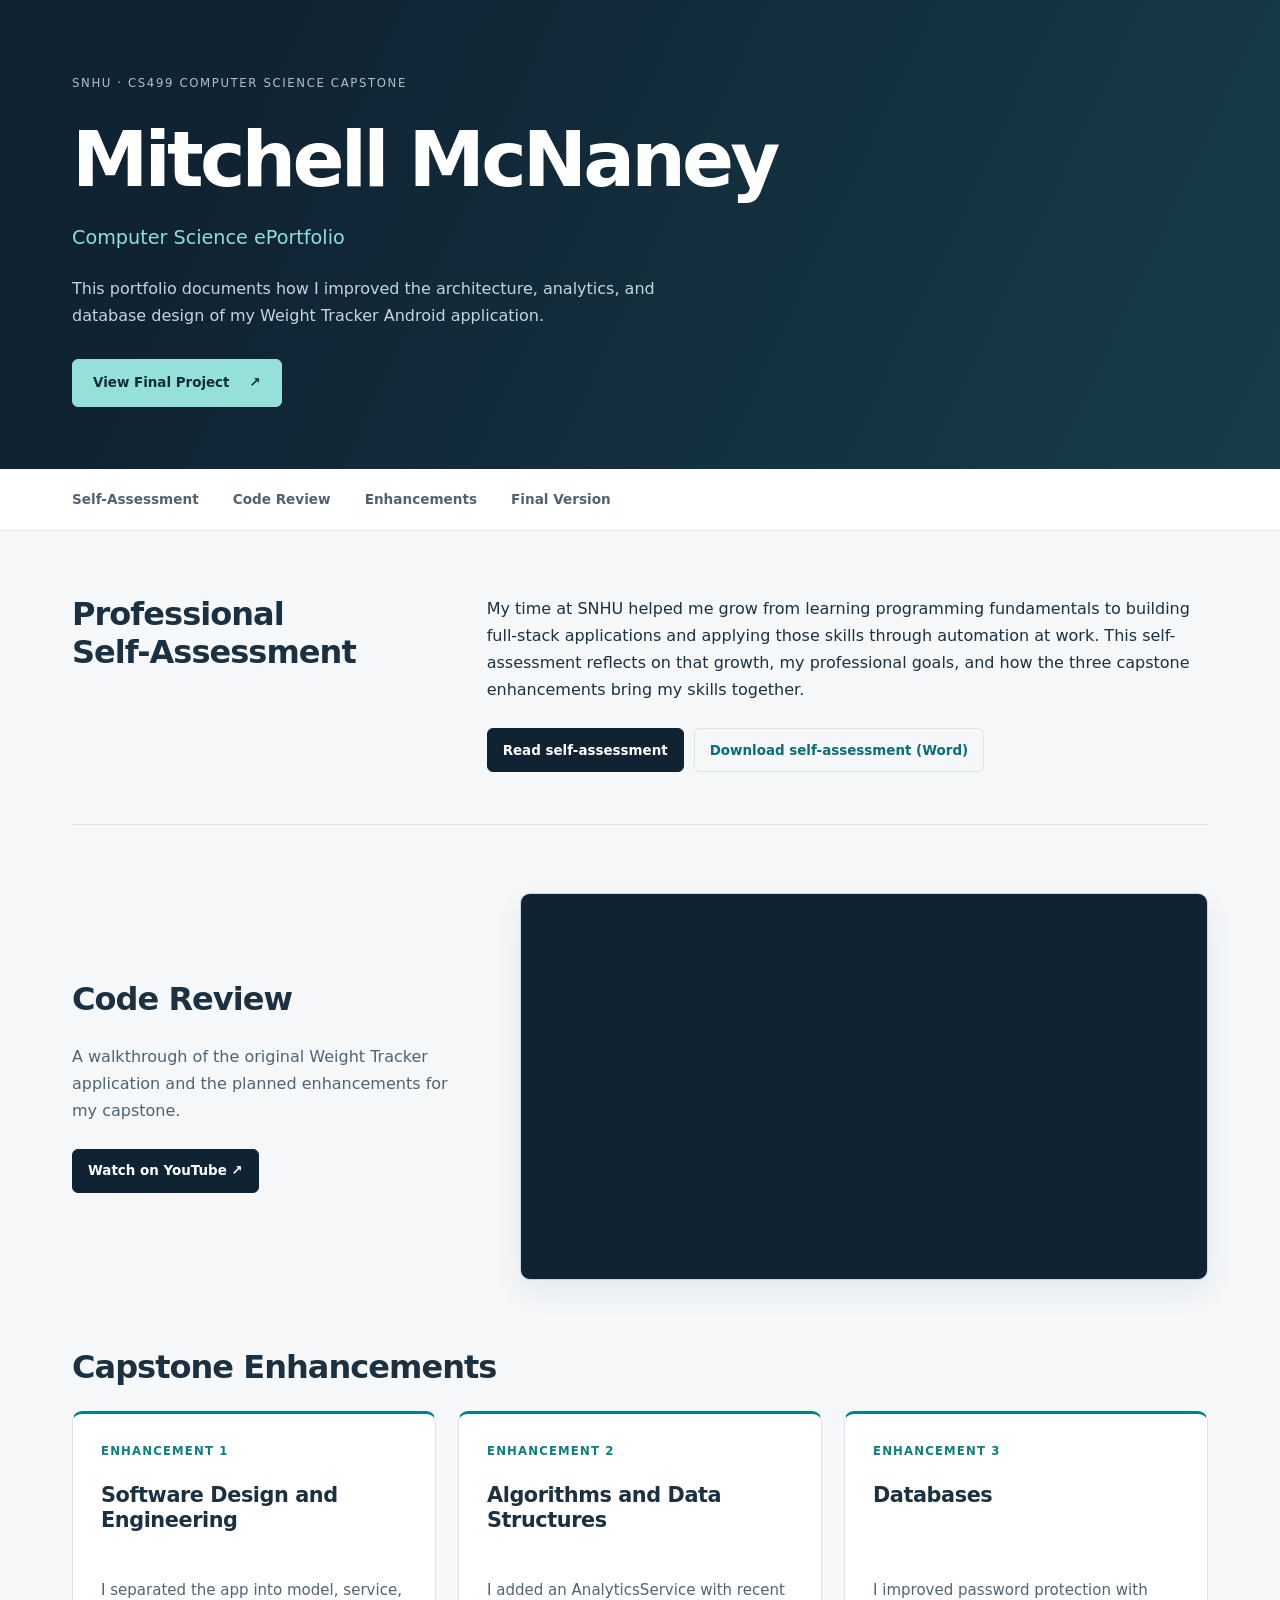
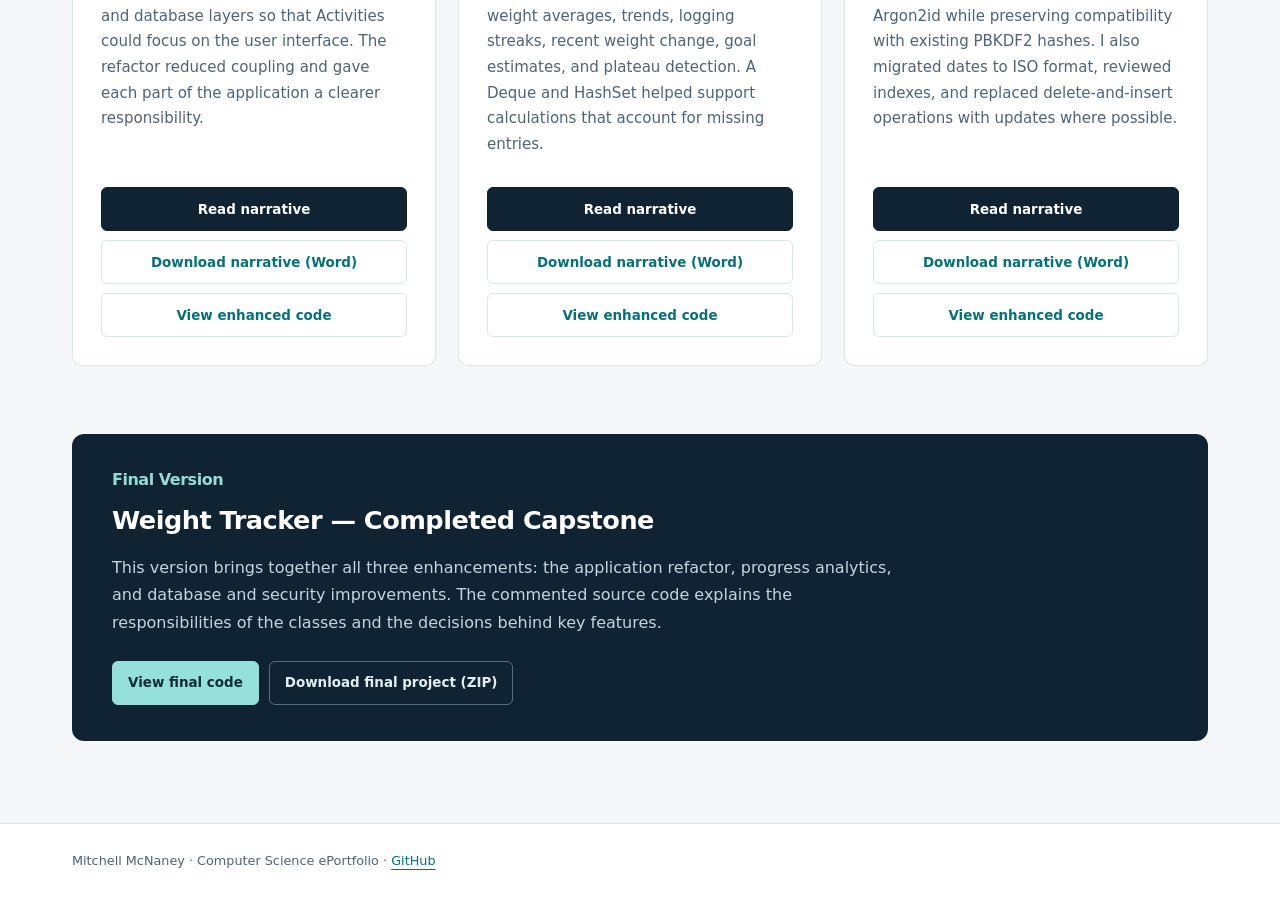
<file: index.html>
<!DOCTYPE html>
<html lang="en">
<head><meta charset="UTF-8"><meta name="viewport" content="width=device-width, initial-scale=1"><meta name="description" content="Mitchell McNaney’s CS499 computer science ePortfolio featuring enhancements to a Java and SQLite Android Weight Tracker application."><title>Computer Science ePortfolio | Mitchell McNaney</title><link rel="stylesheet" href="styles.css">
</head>
<body><a class="skip-link" href="#main-content">Skip to content</a>
<header><div class="wrap"><div class="eyebrow">SNHU · CS499 Computer Science Capstone</div>
<h1>Mitchell McNaney</h1>
<p class="lead">Computer Science ePortfolio</p>
<p class="lead">This portfolio documents how I improved the architecture, analytics, and database design of my Weight Tracker Android application.</p><a class="button hero-button" href="#final-version">View Final Project <span aria-hidden="true">↗</span></a></div>
</header>
<nav aria-label="Portfolio navigation"><div class="wrap"><a href="#self-assessment">Self-Assessment</a><a href="#code-review">Code Review</a><a href="#enhancements">Enhancements</a><a href="#final-version">Final Version</a></div>
</nav>
<main class="wrap" id="main-content">
<section id="self-assessment">
<h2>Professional <br>Self-Assessment</h2><div class="assessment-copy">
<p>My time at SNHU helped me grow from learning programming fundamentals to building full-stack applications and applying those skills through automation at work. This self-assessment reflects on that growth, my professional goals, and how the three capstone enhancements bring my skills together.</p><div class="links"><a href="narratives/self-assessment.html">Read self-assessment</a><a href="documents/self-assessment.docx" download>Download self-assessment (Word)</a></div></div>
</section>
<section id="code-review" class="review-layout"><div class="review-copy">
<h2>Code Review</h2>
<p>A walkthrough of the original Weight Tracker application and the planned enhancements for my capstone.</p><div class="links"><a href="https://youtu.be/suBpvP653HQ">Watch on YouTube ↗</a></div></div><div class="video-frame"><iframe src="https://www.youtube-nocookie.com/embed/suBpvP653HQ" title="Mitchell McNaney — Weight Tracker Capstone Code Review" loading="lazy" allow="accelerometer; autoplay; clipboard-write; encrypted-media; gyroscope; picture-in-picture; web-share" referrerpolicy="strict-origin-when-cross-origin" allowfullscreen></iframe></div>
</section>
<section id="enhancements">
<h2>Capstone Enhancements</h2><div class="cards">
<article class="card" id="software-design"><div class="number">Enhancement 1</div>
<h3>Software Design and Engineering</h3>
<p>I separated the app into model, service, and database layers so that Activities could focus on the user interface. The refactor reduced coupling and gave each part of the application a clearer responsibility.</p><div class="links"><a href="narratives/software-design.html">Read narrative</a><a href="documents/enhancement-one.docx" download>Download narrative (Word)</a><a href="https://github.com/vikings298/CS-360-Weight-Tracker-App/tree/enhancements/artifact-one">View enhanced code</a></div>
</article>
<article class="card" id="algorithms"><div class="number">Enhancement 2</div>
<h3>Algorithms and Data Structures</h3>
<p>I added an AnalyticsService with recent weight averages, trends, logging streaks, recent weight change, goal estimates, and plateau detection. A Deque and HashSet helped support calculations that account for missing entries.</p><div class="links"><a href="narratives/algorithms.html">Read narrative</a><a href="documents/enhancement-two.docx" download>Download narrative (Word)</a><a href="https://github.com/vikings298/CS-360-Weight-Tracker-App/tree/enhancements/artifact-two">View enhanced code</a></div>
</article>
<article class="card" id="databases"><div class="number">Enhancement 3</div>
<h3>Databases</h3>
<p>I improved password protection with Argon2id while preserving compatibility with existing PBKDF2 hashes. I also migrated dates to ISO format, reviewed indexes, and replaced delete-and-insert operations with updates where possible.</p><div class="links"><a href="narratives/databases.html">Read narrative</a><a href="documents/enhancement-three.docx" download>Download narrative (Word)</a><a href="https://github.com/vikings298/CS-360-Weight-Tracker-App/tree/enhancements/artifact-three">View enhanced code</a></div>
</article></div>
</section>
<section id="final-version">
<h2>Final Version</h2>
<article class="card">
<h3>Weight Tracker — Completed Capstone</h3>
<p>This version brings together all three enhancements: the application refactor, progress analytics, and database and security improvements. The commented source code explains the responsibilities of the classes and the decisions behind key features.</p><div class="links"><a href="https://github.com/vikings298/CS-360-Weight-Tracker-App/tree/enhancements/final">View final code</a><a href="https://github.com/vikings298/CS-360-Weight-Tracker-App/archive/refs/heads/enhancements/final.zip">Download final project (ZIP)</a></div>
</article>
</section>
</main>
<footer><div class="wrap">Mitchell McNaney · Computer Science ePortfolio · <a href="https://github.com/vikings298">GitHub</a></div>
</footer>
</body></html>
</file>
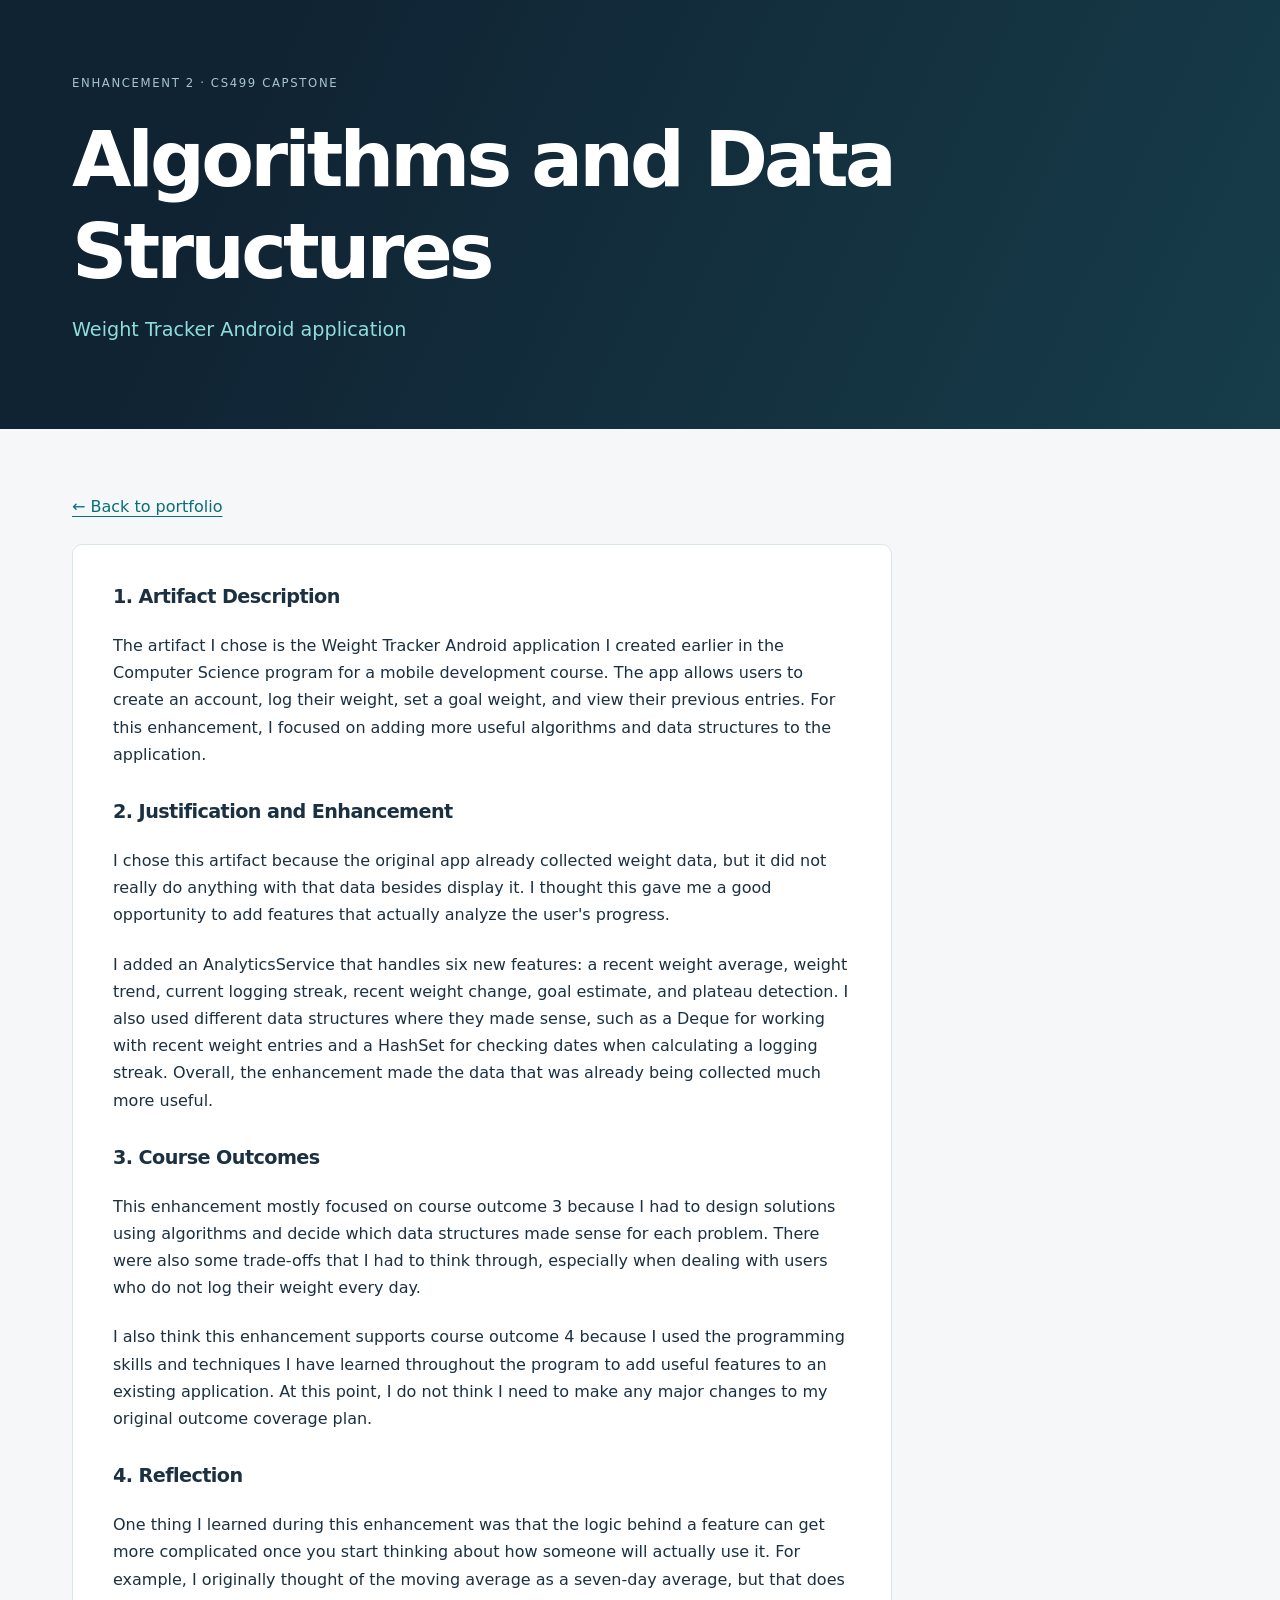
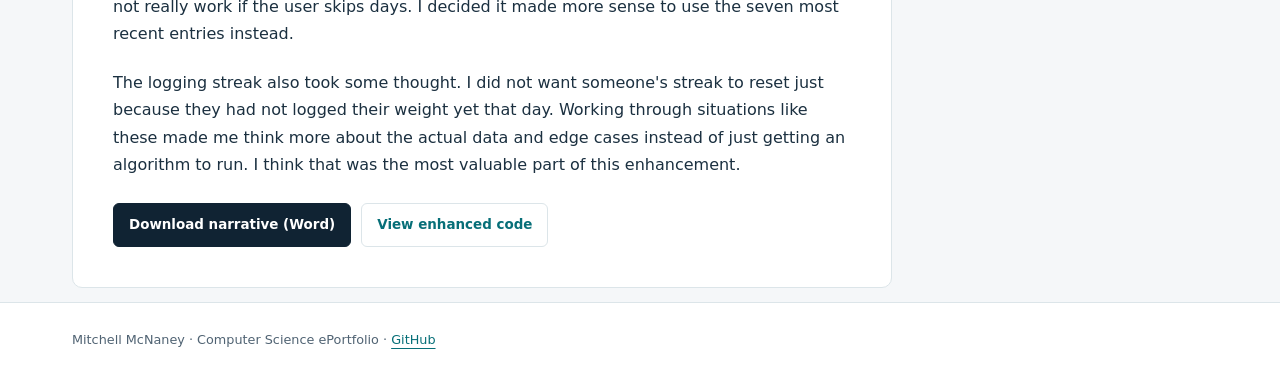
<file: narratives/algorithms.html>
<!DOCTYPE html>
<html lang="en"><head><meta charset="UTF-8"><meta name="viewport" content="width=device-width, initial-scale=1"><meta name="description" content="Mitchell McNaney’s CS499 computer science ePortfolio featuring enhancements to a Java and SQLite Android Weight Tracker application."><title>Algorithms and Data Structures Narrative | Mitchell McNaney</title><link rel="stylesheet" href="../styles.css"></head><body><header><div class="wrap"><div class="eyebrow">Enhancement 2 · CS499 Capstone</div><h1>Algorithms and Data Structures</h1><p class="lead">Weight Tracker Android application</p></div></header><main class="wrap"><a class="back" href="../index.html#algorithms">← Back to portfolio</a><article class="narrative" aria-label="Enhancement narrative"><h2>1. Artifact Description</h2><p>The artifact I chose is the Weight Tracker Android application I created earlier in the Computer Science program for a mobile development course. The app allows users to create an account, log their weight, set a goal weight, and view their previous entries. For this enhancement, I focused on adding more useful algorithms and data structures to the application.</p><h2>2. Justification and Enhancement</h2><p>I chose this artifact because the original app already collected weight data, but it did not really do anything with that data besides display it. I thought this gave me a good opportunity to add features that actually analyze the user&#x27;s progress.</p><p>I added an AnalyticsService that handles six new features: a recent weight average, weight trend, current logging streak, recent weight change, goal estimate, and plateau detection. I also used different data structures where they made sense, such as a Deque for working with recent weight entries and a HashSet for checking dates when calculating a logging streak. Overall, the enhancement made the data that was already being collected much more useful.</p><h2>3. Course Outcomes</h2><p>This enhancement mostly focused on course outcome 3 because I had to design solutions using algorithms and decide which data structures made sense for each problem. There were also some trade-offs that I had to think through, especially when dealing with users who do not log their weight every day.</p><p>I also think this enhancement supports course outcome 4 because I used the programming skills and techniques I have learned throughout the program to add useful features to an existing application. At this point, I do not think I need to make any major changes to my original outcome coverage plan.</p><h2>4. Reflection</h2><p>One thing I learned during this enhancement was that the logic behind a feature can get more complicated once you start thinking about how someone will actually use it. For example, I originally thought of the moving average as a seven-day average, but that does not really work if the user skips days. I decided it made more sense to use the seven most recent entries instead.</p><p>The logging streak also took some thought. I did not want someone&#x27;s streak to reset just because they had not logged their weight yet that day. Working through situations like these made me think more about the actual data and edge cases instead of just getting an algorithm to run. I think that was the most valuable part of this enhancement.</p><div class="links"><a href="../documents/enhancement-two.docx" download>Download narrative (Word)</a><a href="https://github.com/vikings298/CS-360-Weight-Tracker-App/tree/enhancements/artifact-two">View enhanced code</a></div></article></main><footer><div class="wrap">Mitchell McNaney · Computer Science ePortfolio · <a href="https://github.com/vikings298">GitHub</a></div></footer></body></html>
</file>
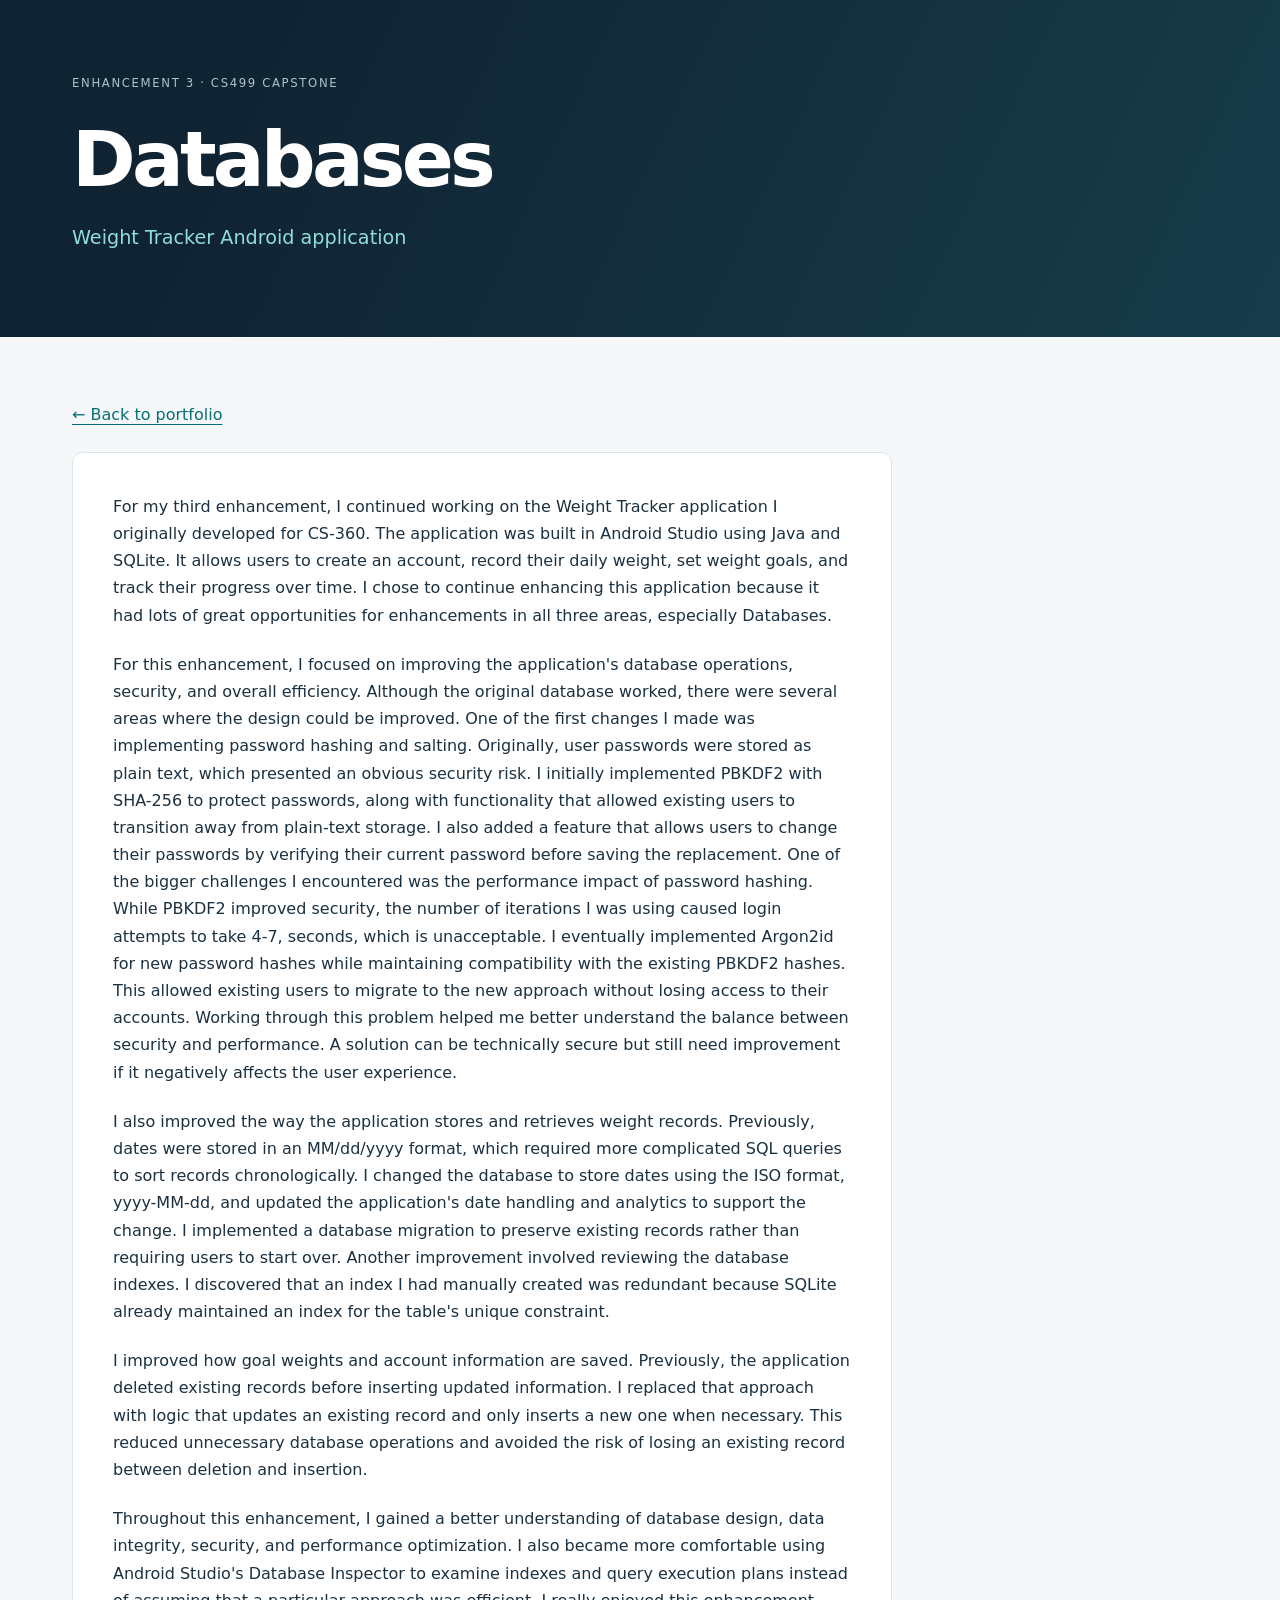
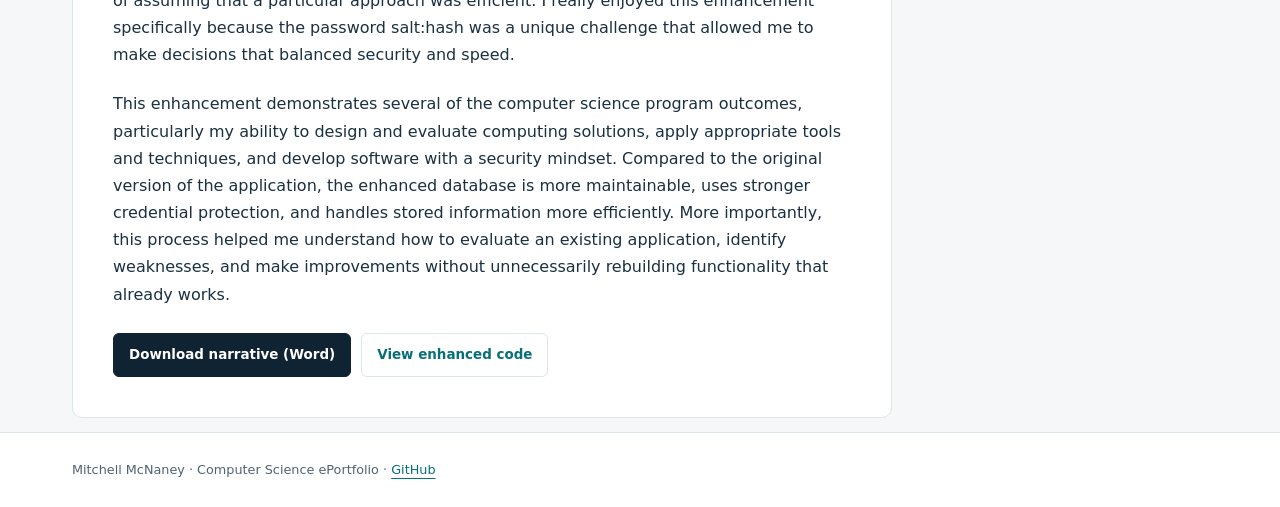
<file: narratives/databases.html>
<!DOCTYPE html>
<html lang="en"><head><meta charset="UTF-8"><meta name="viewport" content="width=device-width, initial-scale=1"><meta name="description" content="Mitchell McNaney’s CS499 computer science ePortfolio featuring enhancements to a Java and SQLite Android Weight Tracker application."><title>Databases Narrative | Mitchell McNaney</title><link rel="stylesheet" href="../styles.css"></head><body><header><div class="wrap"><div class="eyebrow">Enhancement 3 · CS499 Capstone</div><h1>Databases</h1><p class="lead">Weight Tracker Android application</p></div></header><main class="wrap"><a class="back" href="../index.html#databases">← Back to portfolio</a><article class="narrative" aria-label="Enhancement narrative"><p>For my third enhancement, I continued working on the Weight Tracker application I originally developed for CS-360. The application was built in Android Studio using Java and SQLite. It allows users to create an account, record their daily weight, set weight goals, and track their progress over time. I chose to continue enhancing this application because it had lots of great opportunities for enhancements in all three areas, especially Databases. </p><p>For this enhancement, I focused on improving the application&#x27;s database operations, security, and overall efficiency. Although the original database worked, there were several areas where the design could be improved. One of the first changes I made was implementing password hashing and salting. Originally, user passwords were stored as plain text, which presented an obvious security risk. I initially implemented PBKDF2 with SHA-256 to protect passwords, along with functionality that allowed existing users to transition away from plain-text storage. I also added a feature that allows users to change their passwords by verifying their current password before saving the replacement. One of the bigger challenges I encountered was the performance impact of password hashing. While PBKDF2 improved security, the number of iterations I was using caused login attempts to take 4-7, seconds, which is unacceptable. I eventually implemented Argon2id for new password hashes while maintaining compatibility with the existing PBKDF2 hashes. This allowed existing users to migrate to the new approach without losing access to their accounts. Working through this problem helped me better understand the balance between security and performance. A solution can be technically secure but still need improvement if it negatively affects the user experience.</p><p>I also improved the way the application stores and retrieves weight records. Previously, dates were stored in an MM/dd/yyyy format, which required more complicated SQL queries to sort records chronologically. I changed the database to store dates using the ISO format, yyyy-MM-dd, and updated the application&#x27;s date handling and analytics to support the change. I implemented a database migration to preserve existing records rather than requiring users to start over. Another improvement involved reviewing the database indexes. I discovered that an index I had manually created was redundant because SQLite already maintained an index for the table&#x27;s unique constraint. </p><p>I improved how goal weights and account information are saved. Previously, the application deleted existing records before inserting updated information. I replaced that approach with logic that updates an existing record and only inserts a new one when necessary. This reduced unnecessary database operations and avoided the risk of losing an existing record between deletion and insertion.</p><p>Throughout this enhancement, I gained a better understanding of database design, data integrity, security, and performance optimization. I also became more comfortable using Android Studio&#x27;s Database Inspector to examine indexes and query execution plans instead of assuming that a particular approach was efficient. I really enjoyed this enhancement specifically because the password salt:hash was a unique challenge that allowed me to make decisions that balanced security and speed. </p><p>This enhancement demonstrates several of the computer science program outcomes, particularly my ability to design and evaluate computing solutions, apply appropriate tools and techniques, and develop software with a security mindset. Compared to the original version of the application, the enhanced database is more maintainable, uses stronger credential protection, and handles stored information more efficiently. More importantly, this process helped me understand how to evaluate an existing application, identify weaknesses, and make improvements without unnecessarily rebuilding functionality that already works.</p><div class="links"><a href="../documents/enhancement-three.docx" download>Download narrative (Word)</a><a href="https://github.com/vikings298/CS-360-Weight-Tracker-App/tree/enhancements/artifact-three">View enhanced code</a></div></article></main><footer><div class="wrap">Mitchell McNaney · Computer Science ePortfolio · <a href="https://github.com/vikings298">GitHub</a></div></footer></body></html>
</file>
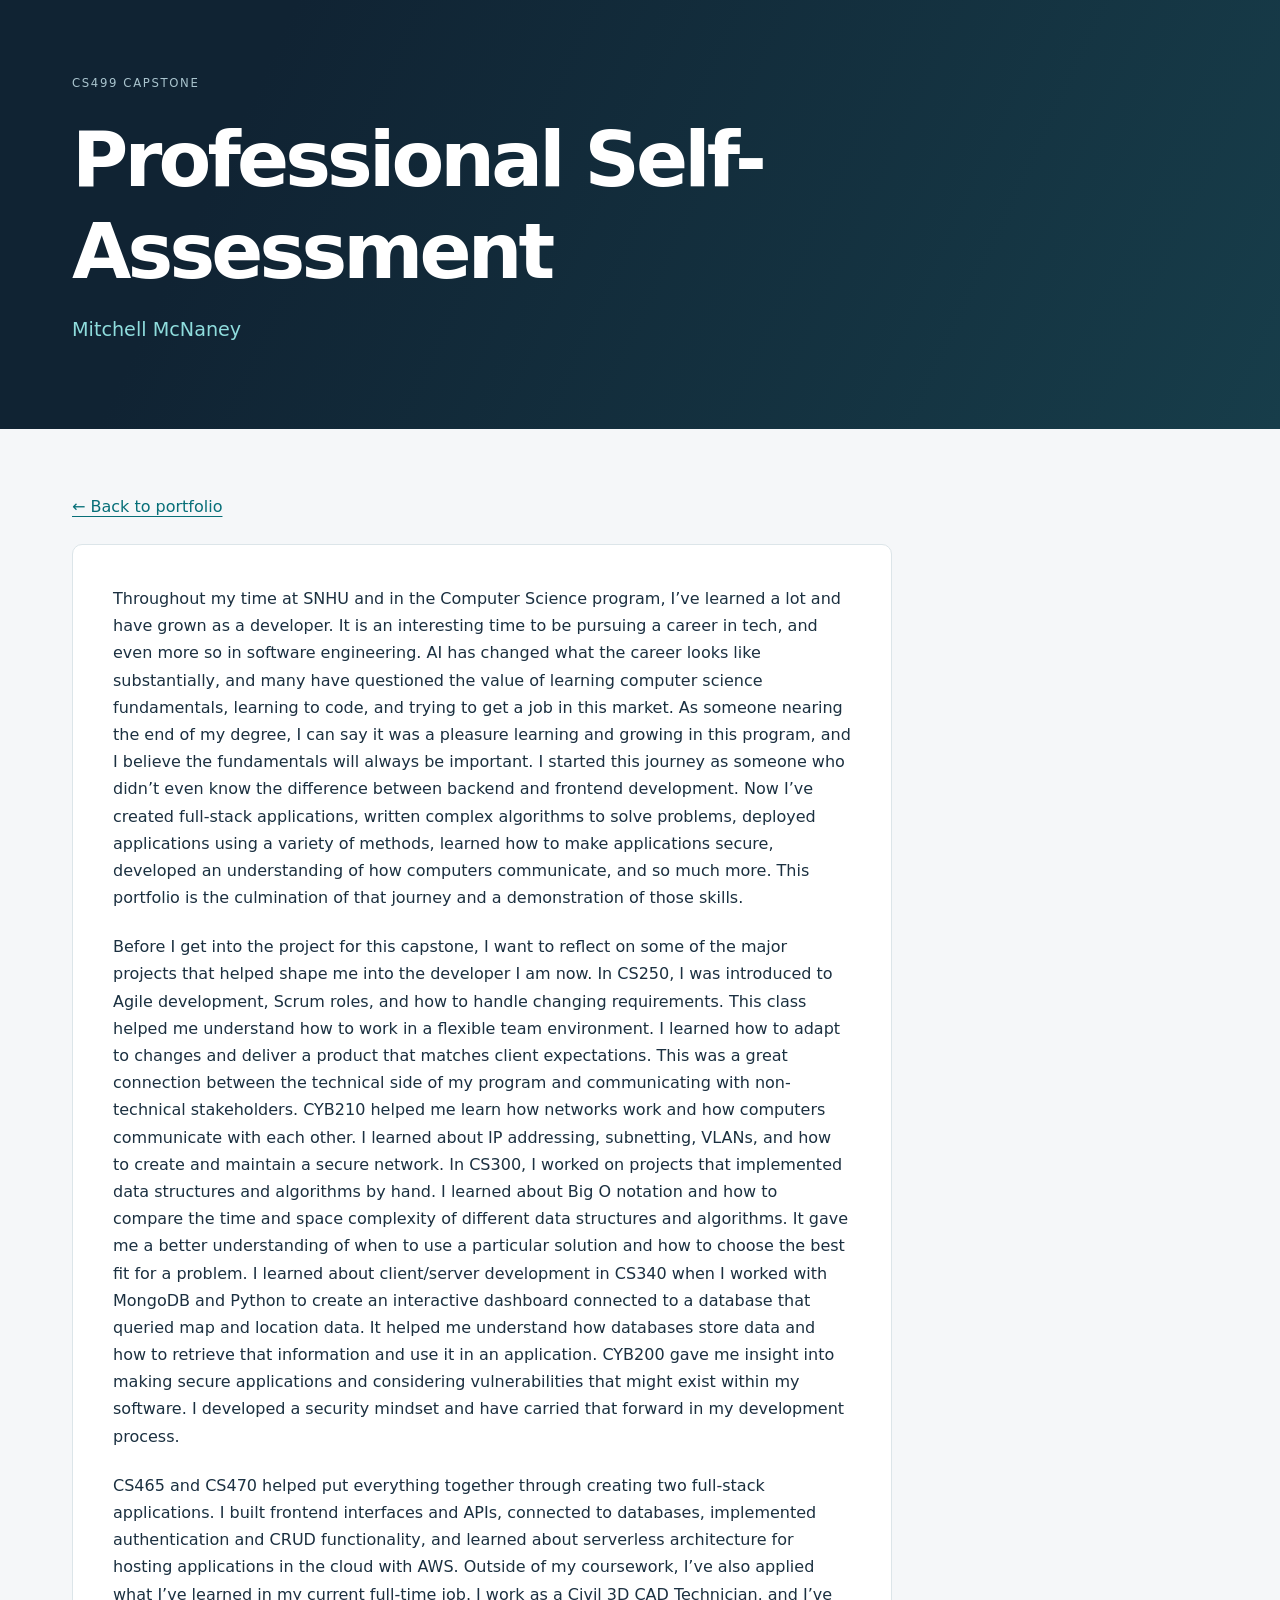
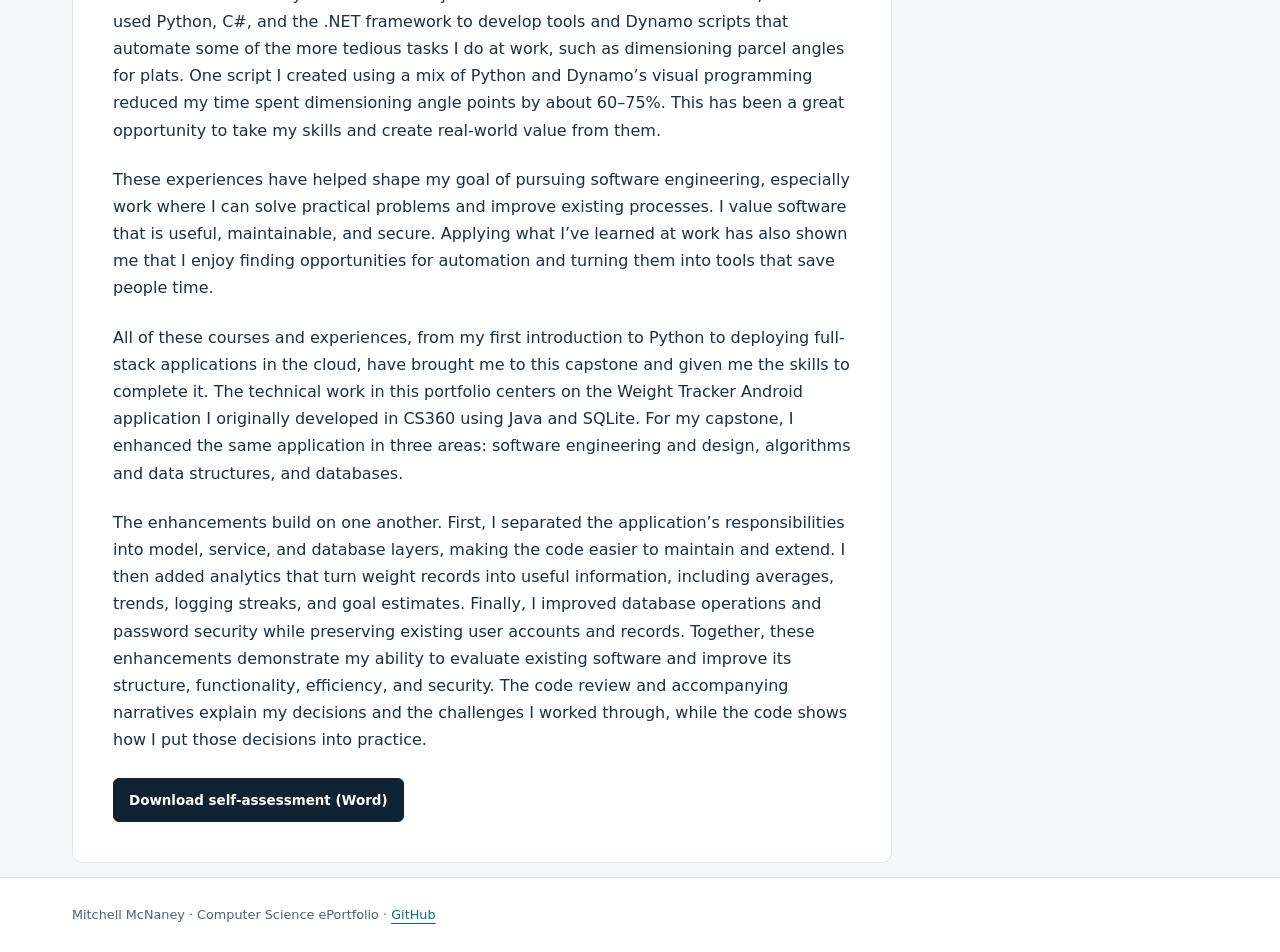
<file: narratives/self-assessment.html>
<!DOCTYPE html>
<html lang="en"><head><meta charset="UTF-8"><meta name="viewport" content="width=device-width, initial-scale=1"><meta name="description" content="Mitchell McNaney’s CS499 computer science ePortfolio featuring enhancements to a Java and SQLite Android Weight Tracker application."><title>Professional Self-Assessment | Mitchell McNaney</title><link rel="stylesheet" href="../styles.css"></head><body><header><div class="wrap"><div class="eyebrow">CS499 Capstone</div><h1>Professional Self-Assessment</h1><p class="lead">Mitchell McNaney</p></div></header><main class="wrap"><a class="back" href="../index.html#self-assessment">← Back to portfolio</a><article class="narrative" aria-label="Professional self-assessment"><p>Throughout my time at SNHU and in the Computer Science program, I’ve learned a lot and have grown as a developer. It is an interesting time to be pursuing a career in tech, and even more so in software engineering. AI has changed what the career looks like substantially, and many have questioned the value of learning computer science fundamentals, learning to code, and trying to get a job in this market. As someone nearing the end of my degree, I can say it was a pleasure learning and growing in this program, and I believe the fundamentals will always be important. I started this journey as someone who didn’t even know the difference between backend and frontend development. Now I’ve created full-stack applications, written complex algorithms to solve problems, deployed applications using a variety of methods, learned how to make applications secure, developed an understanding of how computers communicate, and so much more. This portfolio is the culmination of that journey and a demonstration of those skills.</p><p>Before I get into the project for this capstone, I want to reflect on some of the major projects that helped shape me into the developer I am now. In CS250, I was introduced to Agile development, Scrum roles, and how to handle changing requirements. This class helped me understand how to work in a flexible team environment. I learned how to adapt to changes and deliver a product that matches client expectations. This was a great connection between the technical side of my program and communicating with non-technical stakeholders. CYB210 helped me learn how networks work and how computers communicate with each other. I learned about IP addressing, subnetting, VLANs, and how to create and maintain a secure network. In CS300, I worked on projects that implemented data structures and algorithms by hand. I learned about Big O notation and how to compare the time and space complexity of different data structures and algorithms. It gave me a better understanding of when to use a particular solution and how to choose the best fit for a problem. I learned about client/server development in CS340 when I worked with MongoDB and Python to create an interactive dashboard connected to a database that queried map and location data. It helped me understand how databases store data and how to retrieve that information and use it in an application. CYB200 gave me insight into making secure applications and considering vulnerabilities that might exist within my software. I developed a security mindset and have carried that forward in my development process.</p><p>CS465 and CS470 helped put everything together through creating two full-stack applications. I built frontend interfaces and APIs, connected to databases, implemented authentication and CRUD functionality, and learned about serverless architecture for hosting applications in the cloud with AWS. Outside of my coursework, I’ve also applied what I’ve learned in my current full-time job. I work as a Civil 3D CAD Technician, and I’ve used Python, C#, and the .NET framework to develop tools and Dynamo scripts that automate some of the more tedious tasks I do at work, such as dimensioning parcel angles for plats. One script I created using a mix of Python and Dynamo’s visual programming reduced my time spent dimensioning angle points by about 60–75%. This has been a great opportunity to take my skills and create real-world value from them.</p><p>These experiences have helped shape my goal of pursuing software engineering, especially work where I can solve practical problems and improve existing processes. I value software that is useful, maintainable, and secure. Applying what I’ve learned at work has also shown me that I enjoy finding opportunities for automation and turning them into tools that save people time.</p><p>All of these courses and experiences, from my first introduction to Python to deploying full-stack applications in the cloud, have brought me to this capstone and given me the skills to complete it. The technical work in this portfolio centers on the Weight Tracker Android application I originally developed in CS360 using Java and SQLite. For my capstone, I enhanced the same application in three areas: software engineering and design, algorithms and data structures, and databases.</p><p>The enhancements build on one another. First, I separated the application’s responsibilities into model, service, and database layers, making the code easier to maintain and extend. I then added analytics that turn weight records into useful information, including averages, trends, logging streaks, and goal estimates. Finally, I improved database operations and password security while preserving existing user accounts and records. Together, these enhancements demonstrate my ability to evaluate existing software and improve its structure, functionality, efficiency, and security. The code review and accompanying narratives explain my decisions and the challenges I worked through, while the code shows how I put those decisions into practice.</p><div class="links"><a href="../documents/self-assessment.docx" download>Download self-assessment (Word)</a></div></article></main><footer><div class="wrap">Mitchell McNaney · Computer Science ePortfolio · <a href="https://github.com/vikings298">GitHub</a></div></footer></body></html>
</file>
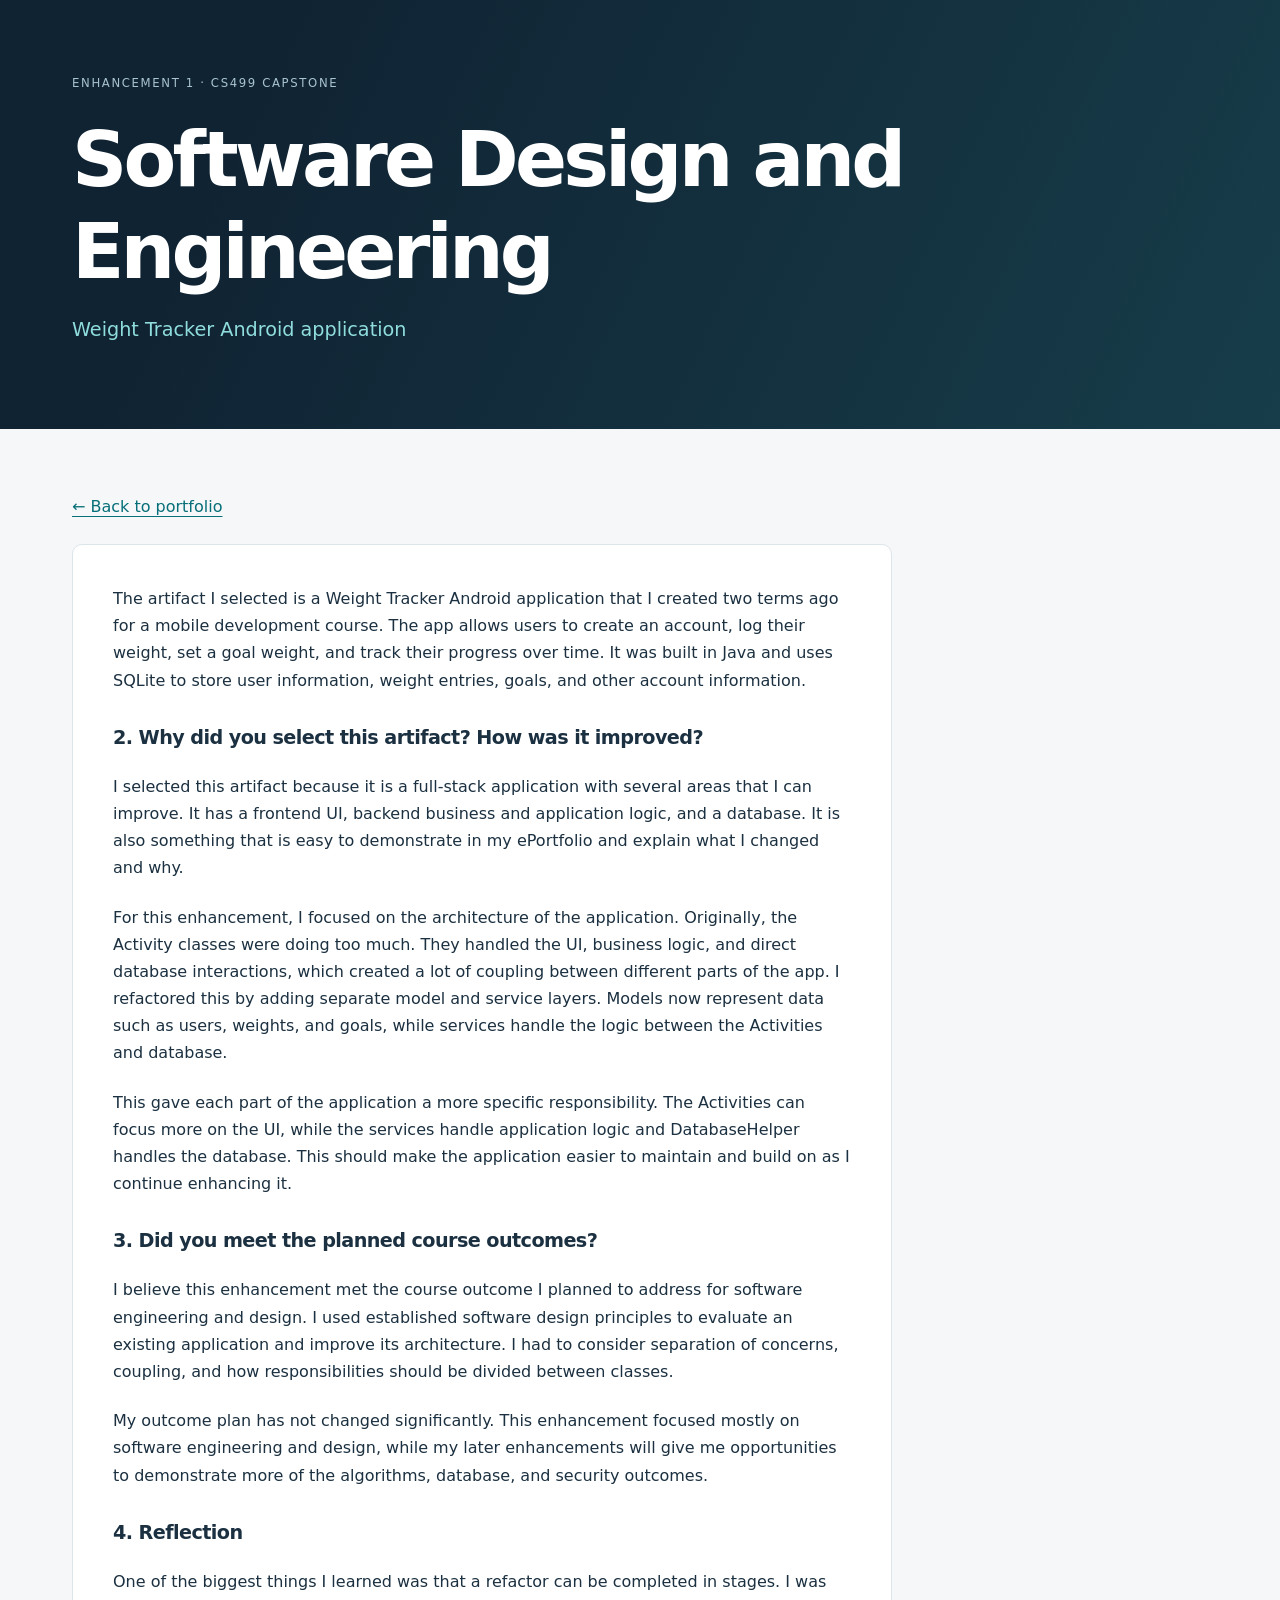
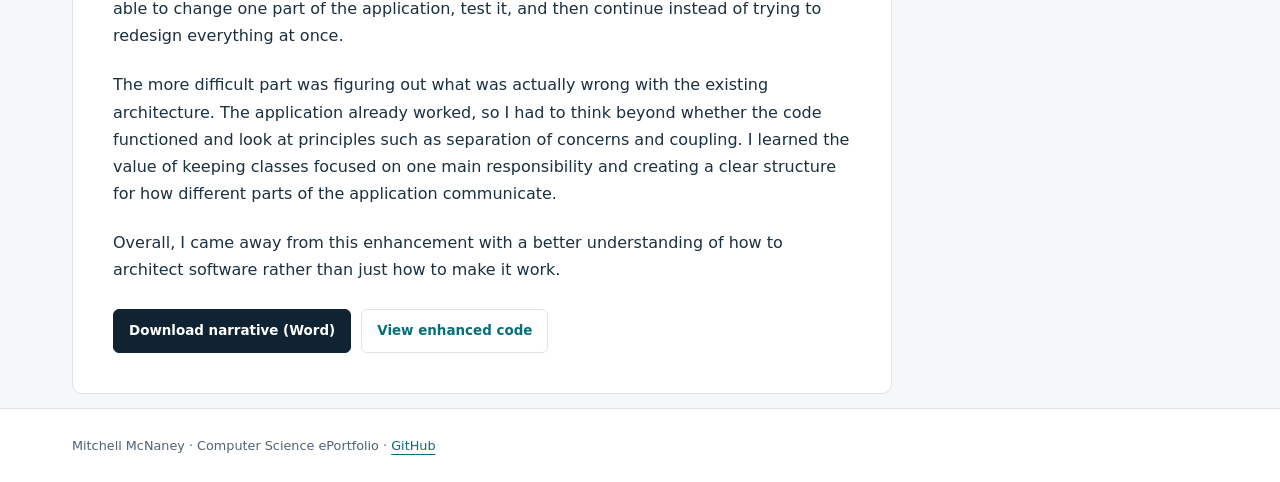
<file: narratives/software-design.html>
<!DOCTYPE html>
<html lang="en"><head><meta charset="UTF-8"><meta name="viewport" content="width=device-width, initial-scale=1"><meta name="description" content="Mitchell McNaney’s CS499 computer science ePortfolio featuring enhancements to a Java and SQLite Android Weight Tracker application."><title>Software Design and Engineering Narrative | Mitchell McNaney</title><link rel="stylesheet" href="../styles.css"></head><body><header><div class="wrap"><div class="eyebrow">Enhancement 1 · CS499 Capstone</div><h1>Software Design and Engineering</h1><p class="lead">Weight Tracker Android application</p></div></header><main class="wrap"><a class="back" href="../index.html#software-design">← Back to portfolio</a><article class="narrative" aria-label="Enhancement narrative"><p>The artifact I selected is a Weight Tracker Android application that I created two terms ago for a mobile development course. The app allows users to create an account, log their weight, set a goal weight, and track their progress over time. It was built in Java and uses SQLite to store user information, weight entries, goals, and other account information.</p><h2>2. Why did you select this artifact? How was it improved?</h2><p>I selected this artifact because it is a full-stack application with several areas that I can improve. It has a frontend UI, backend business and application logic, and a database. It is also something that is easy to demonstrate in my ePortfolio and explain what I changed and why.</p><p>For this enhancement, I focused on the architecture of the application. Originally, the Activity classes were doing too much. They handled the UI, business logic, and direct database interactions, which created a lot of coupling between different parts of the app. I refactored this by adding separate model and service layers. Models now represent data such as users, weights, and goals, while services handle the logic between the Activities and database.</p><p>This gave each part of the application a more specific responsibility. The Activities can focus more on the UI, while the services handle application logic and DatabaseHelper handles the database. This should make the application easier to maintain and build on as I continue enhancing it.</p><h2>3. Did you meet the planned course outcomes?</h2><p>I believe this enhancement met the course outcome I planned to address for software engineering and design. I used established software design principles to evaluate an existing application and improve its architecture. I had to consider separation of concerns, coupling, and how responsibilities should be divided between classes.</p><p>My outcome plan has not changed significantly. This enhancement focused mostly on software engineering and design, while my later enhancements will give me opportunities to demonstrate more of the algorithms, database, and security outcomes.</p><h2>4. Reflection</h2><p>One of the biggest things I learned was that a refactor can be completed in stages. I was able to change one part of the application, test it, and then continue instead of trying to redesign everything at once.</p><p>The more difficult part was figuring out what was actually wrong with the existing architecture. The application already worked, so I had to think beyond whether the code functioned and look at principles such as separation of concerns and coupling. I learned the value of keeping classes focused on one main responsibility and creating a clear structure for how different parts of the application communicate.</p><p>Overall, I came away from this enhancement with a better understanding of how to architect software rather than just how to make it work.</p><div class="links"><a href="../documents/enhancement-one.docx" download>Download narrative (Word)</a><a href="https://github.com/vikings298/CS-360-Weight-Tracker-App/tree/enhancements/artifact-one">View enhanced code</a></div></article></main><footer><div class="wrap">Mitchell McNaney · Computer Science ePortfolio · <a href="https://github.com/vikings298">GitHub</a></div></footer></body></html>
</file>
<file: styles.css>
:root{--navy:#102333;--ink:#1b3040;--muted:#506373;--teal:#087f83;--line:#dce5e9;--paper:#f5f7f9}
*{box-sizing:border-box}html{scroll-behavior:smooth}body{margin:0;background:var(--paper);color:var(--ink);font:16px/1.7 system-ui,-apple-system,BlinkMacSystemFont,"Segoe UI",sans-serif}
a{color:#076f78;text-underline-offset:4px}a:hover{color:#054f56}a:focus-visible{outline:3px solid #df9d38;outline-offset:5px}.wrap{max-width:1216px;margin:0 auto;padding:0 40px}
h1,h2,h3{line-height:1.2}h1{font-size:clamp(2.7rem,6vw,4.8rem);letter-spacing:-.05em;margin:20px 0 16px;font-weight:750}h2{font-size:clamp(1.55rem,3vw,2rem);letter-spacing:-.03em;margin:0 0 24px}h3{font-size:1.3rem;letter-spacing:-.02em;margin:0 0 20px}p{margin:0 0 22px}
header{background:linear-gradient(115deg,#102333 20%,#173d4a 100%);color:white;padding:74px 0 62px}header .eyebrow{font-size:.73rem;letter-spacing:.14em;text-transform:uppercase;color:#a9c4ce}.lead{max-width:640px;color:#c5d5de}header .lead:first-of-type{color:#8fdddd;font-size:1.2rem;margin-bottom:20px}header a{color:#fff}
.button,.links a{display:inline-flex;justify-content:center;align-items:center;gap:20px;min-height:44px;padding:10px 15px;border:1px solid var(--line);border-radius:6px;font-size:.84rem;font-weight:650;text-decoration:none;line-height:1.45;transition:background .18s,border-color .18s,transform .18s}.button:hover,.links a:hover{text-decoration:none;background:#edf4f5;border-color:#a9c4ca}.hero-button{background:#96e0da;color:#112e38;border-color:#96e0da;margin-top:8px;padding:13px 20px}.hero-button:hover{background:#b5efe9;color:#112e38;border-color:#b5efe9}
nav{background:#fff;border-bottom:1px solid var(--line)}nav .wrap{display:flex;flex-wrap:wrap;gap:10px 34px;padding-top:19px;padding-bottom:19px}nav a{color:var(--muted);text-decoration:none;font-size:.85rem;font-weight:650}nav a:hover{color:var(--teal)}
main.wrap{padding-top:64px;padding-bottom:14px}section{margin-bottom:68px;scroll-margin-top:24px}.links{display:flex;gap:10px;flex-wrap:wrap;margin-top:25px}.links a:first-child{background:var(--navy);border-color:var(--navy);color:#fff}.links a:first-child:hover{background:#285267;border-color:#285267}
#self-assessment{display:grid;grid-template-columns:1fr 2fr;gap:54px;padding-bottom:52px;border-bottom:1px solid var(--line)}#self-assessment h2{margin:0}.assessment-copy p{margin-bottom:0}
.review-layout{display:grid;grid-template-columns:1fr 1.7fr;gap:44px;align-items:center}.review-copy p{color:var(--muted)}.video-frame{aspect-ratio:16/9;background:var(--navy);border:1px solid #c9d7df;border-radius:10px;overflow:hidden;box-shadow:0 12px 30px #12324712}.video-frame iframe{display:block;width:100%;height:100%;border:0}
.cards{display:grid;grid-template-columns:repeat(3,minmax(0,1fr));gap:22px}.card{background:white;border:1px solid var(--line);border-radius:10px;padding:28px;min-width:0}.cards .card{display:flex;flex-direction:column;border-top:3px solid var(--teal);transition:transform .2s,box-shadow .2s}.cards .card:hover{transform:translateY(-4px);box-shadow:0 15px 32px #1023330d}.number{font-size:.73rem;text-transform:uppercase;letter-spacing:.1em;color:var(--teal);font-weight:700;margin-bottom:22px}.cards h3{min-height:3.6em}.cards p{font-size:.94rem;color:var(--muted)}.cards .links{margin-top:auto;padding-top:8px;display:grid;gap:9px}.cards .links a{width:100%}
#final-version{padding:36px 40px;background:var(--navy);color:#fff;border-radius:12px}#final-version h2{font-size:1rem;color:#95dcd6;margin-bottom:16px}#final-version .card{padding:0;background:transparent;border:0}#final-version h3{font-size:1.6rem;margin-bottom:18px}#final-version p{max-width:780px;color:#c5d5de}#final-version .links a{border-color:#56707f;color:#e2eeef;background:transparent}#final-version .links a:first-child{background:#96e0da;border-color:#96e0da;color:#112e38}#final-version .links a:hover{background:#2b4e60;color:white}
.narrative{max-width:820px;background:#fff;border:1px solid var(--line);border-radius:10px;padding:40px}.narrative h2{font-size:1.2rem;margin-top:32px}.narrative h2:first-child{margin-top:0}.back{display:inline-block;margin-bottom:24px}footer{background:#fff;border-top:1px solid var(--line);padding:26px 0;font-size:.8rem;color:var(--muted)}.skip-link{position:absolute;top:-80px;left:20px;background:white;padding:10px 16px;z-index:10}.skip-link:focus{top:12px}
@media(max-width:1000px){.wrap{padding-left:28px;padding-right:28px}.cards{gap:14px}.card{padding:22px}.cards h3{font-size:1.15rem}.review-layout{gap:28px}#self-assessment{gap:32px}}
@media(max-width:760px){.wrap{padding-left:22px;padding-right:22px}header{padding:48px 0 40px}h1{font-size:clamp(2.5rem,9vw,3.6rem)}nav .wrap{gap:12px 23px}nav a{font-size:.8rem}main.wrap{padding-top:38px}section{margin-bottom:44px}#self-assessment,.review-layout{grid-template-columns:1fr;gap:18px}#self-assessment{padding-bottom:32px}#self-assessment h2 br{display:none}#self-assessment h2 br:after{content:" "}.cards{grid-template-columns:1fr;gap:20px}.card{padding:26px}.cards h3{font-size:1.35rem;min-height:0}.number{margin-bottom:14px}.cards .links{margin-top:4px}.review-copy .links{margin:0 0 8px}#final-version{padding:28px 24px}.narrative{padding:26px}.links a{max-width:100%}}
@media(prefers-reduced-motion:reduce){html{scroll-behavior:auto}*,*:before,*:after{transition:none!important}.cards .card:hover{transform:none}}
</file>
